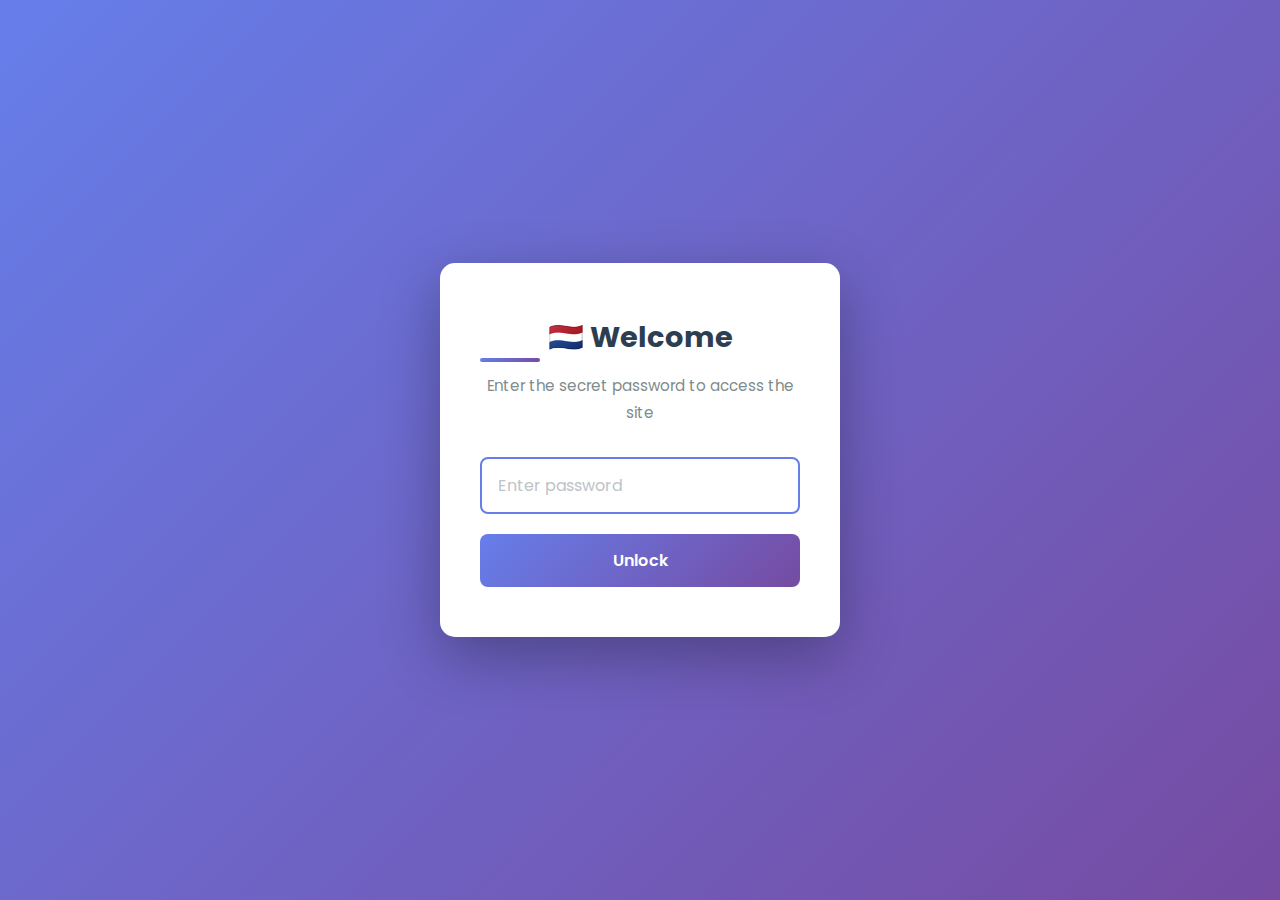
<file: index.html>
<!DOCTYPE html>
<html lang="en">
<head>
    <meta charset="UTF-8">
    <meta name="viewport" content="width=device-width, initial-scale=1.0">
    <title>Dutch Culture & History of the Netherlands</title>
    <style>
        @import url('https://fonts.googleapis.com/css2?family=Poppins:wght@300;400;600;700&display=swap');

        * {
            margin: 0;
            padding: 0;
            box-sizing: border-box;
        }

        body {
            font-family: 'Poppins', -apple-system, BlinkMacSystemFont, 'Segoe UI', sans-serif;
            line-height: 1.7;
            color: #2c3e50;
            background: #f8fafb;
        }

        header {
            background: linear-gradient(135deg, #667eea 0%, #764ba2 100%);
            color: white;
            padding: 80px 20px;
            text-align: center;
            position: relative;
            overflow: hidden;
        }

        header::before {
            content: '';
            position: absolute;
            top: -50%;
            right: -10%;
            width: 500px;
            height: 500px;
            background: rgba(255, 255, 255, 0.1);
            border-radius: 50%;
        }

        header::after {
            content: '';
            position: absolute;
            bottom: -30%;
            left: -5%;
            width: 300px;
            height: 300px;
            background: rgba(255, 255, 255, 0.08);
            border-radius: 50%;
        }

        header h1 {
            font-size: 3.5em;
            margin-bottom: 15px;
            font-weight: 700;
            position: relative;
            z-index: 1;
            letter-spacing: -0.5px;
        }

        header p {
            font-size: 1.2em;
            opacity: 0.95;
            position: relative;
            z-index: 1;
            font-weight: 300;
        }

        nav {
            background: white;
            padding: 0;
            position: sticky;
            top: 0;
            z-index: 100;
            box-shadow: 0 2px 10px rgba(0, 0, 0, 0.05);
        }

        nav ul {
            list-style: none;
            display: flex;
            justify-content: center;
            flex-wrap: wrap;
            max-width: 1200px;
            margin: 0 auto;
        }

        nav a {
            color: #2c3e50;
            text-decoration: none;
            padding: 18px 25px;
            display: block;
            transition: all 0.3s ease;
            font-weight: 500;
            font-size: 0.95em;
            position: relative;
        }

        nav a::after {
            content: '';
            position: absolute;
            bottom: 0;
            left: 0;
            width: 0;
            height: 3px;
            background: linear-gradient(135deg, #667eea 0%, #764ba2 100%);
            transition: width 0.3s ease;
        }

        nav a:hover {
            color: #667eea;
        }

        nav a:hover::after {
            width: 100%;
        }

        .container {
            max-width: 1100px;
            margin: 0 auto;
            padding: 60px 20px;
        }

        h2 {
            color: #2c3e50;
            font-size: 2.5em;
            margin: 50px 0 30px;
            font-weight: 700;
            position: relative;
            padding-bottom: 15px;
        }

        h2::after {
            content: '';
            position: absolute;
            bottom: 0;
            left: 0;
            width: 60px;
            height: 4px;
            background: linear-gradient(135deg, #667eea 0%, #764ba2 100%);
            border-radius: 2px;
        }

        h3 {
            color: #667eea;
            font-size: 1.4em;
            margin: 35px 0 18px;
            font-weight: 600;
        }

        .section {
            margin-bottom: 50px;
            background: white;
            padding: 45px;
            border-radius: 12px;
            box-shadow: 0 4px 15px rgba(0, 0, 0, 0.08);
            transition: transform 0.3s ease, box-shadow 0.3s ease;
        }

        .section:hover {
            transform: translateY(-3px);
            box-shadow: 0 8px 25px rgba(0, 0, 0, 0.12);
        }

        .highlight {
            background: linear-gradient(120deg, #667eea 0%, #764ba2 100%);
            color: white;
            padding: 3px 8px;
            border-radius: 4px;
            font-weight: 500;
        }

        ul, ol {
            margin: 25px 0 25px 30px;
        }

        li {
            margin: 12px 0;
            line-height: 1.8;
        }

        footer {
            background: linear-gradient(135deg, #2c3e50 0%, #34495e 100%);
            color: white;
            text-align: center;
            padding: 40px 20px;
            margin-top: 80px;
            font-weight: 300;
        }

        .flag {
            font-size: 2.5em;
            margin: 25px 0;
            animation: float 3s ease-in-out infinite;
        }

        @keyframes float {
            0%, 100% {
                transform: translateY(0px);
            }
            50% {
                transform: translateY(-10px);
            }
        }

        .password-overlay {
            position: fixed;
            top: 0;
            left: 0;
            right: 0;
            bottom: 0;
            background: linear-gradient(135deg, #667eea 0%, #764ba2 100%);
            display: flex;
            justify-content: center;
            align-items: center;
            z-index: 9999;
        }

        .password-modal {
            background: white;
            padding: 50px 40px;
            border-radius: 15px;
            box-shadow: 0 20px 60px rgba(0, 0, 0, 0.3);
            text-align: center;
            max-width: 400px;
            width: 90%;
        }

        .password-modal h2 {
            margin: 0 0 10px 0;
            color: #2c3e50;
            font-size: 1.8em;
            border: none;
            padding: 0;
        }

        .password-modal p {
            color: #7f8c8d;
            margin-bottom: 30px;
            font-size: 0.95em;
        }

        .password-input {
            width: 100%;
            padding: 14px 16px;
            border: 2px solid #e0e0e0;
            border-radius: 8px;
            font-size: 1em;
            margin-bottom: 20px;
            font-family: 'Poppins', -apple-system, BlinkMacSystemFont, 'Segoe UI', sans-serif;
            transition: border-color 0.3s;
            box-sizing: border-box;
        }

        .password-input:focus {
            outline: none;
            border-color: #667eea;
        }

        .password-input::placeholder {
            color: #bdc3c7;
        }

        .password-btn {
            width: 100%;
            padding: 14px;
            background: linear-gradient(135deg, #667eea 0%, #764ba2 100%);
            color: white;
            border: none;
            border-radius: 8px;
            font-size: 1em;
            font-weight: 600;
            cursor: pointer;
            transition: transform 0.2s, box-shadow 0.2s;
            font-family: 'Poppins', -apple-system, BlinkMacSystemFont, 'Segoe UI', sans-serif;
        }

        .password-btn:hover {
            transform: translateY(-2px);
            box-shadow: 0 10px 20px rgba(102, 126, 234, 0.3);
        }

        .password-btn:active {
            transform: translateY(0);
        }

        .password-error {
            color: #e74c3c;
            font-size: 0.9em;
            margin-top: 15px;
            display: none;
        }

        .password-error.show {
            display: block;
            animation: shake 0.3s;
        }

        @keyframes shake {
            0%, 100% {
                transform: translateX(0);
            }
            25% {
                transform: translateX(-10px);
            }
            75% {
                transform: translateX(10px);
            }
        }

        body.password-protected > *:not(.password-overlay) {
            display: none;
        }

        p {
            margin-bottom: 20px;
            line-height: 1.8;
            font-weight: 400;
        }

        strong {
            font-weight: 600;
            color: #2c3e50;
        }

        .hamburger {
            display: none;
            flex-direction: column;
            cursor: pointer;
            padding: 15px;
            background: none;
            border: none;
            z-index: 101;
        }

        .hamburger span {
            width: 25px;
            height: 3px;
            background: #667eea;
            margin: 5px 0;
            transition: 0.3s;
            border-radius: 2px;
        }

        .hamburger.active span:nth-child(1) {
            transform: rotate(-45deg) translate(-8px, 8px);
        }

        .hamburger.active span:nth-child(2) {
            opacity: 0;
        }

        .hamburger.active span:nth-child(3) {
            transform: rotate(45deg) translate(-7px, -7px);
        }

        nav.mobile-open {
            display: block !important;
        }

        @media (max-width: 1024px) {
            header h1 {
                font-size: 3em;
            }

            h2 {
                font-size: 2.2em;
            }

            .container {
                max-width: 90%;
            }
        }

        @media (max-width: 768px) {
            header {
                padding: 60px 20px;
            }

            header h1 {
                font-size: 2.3em;
                margin-bottom: 10px;
            }

            header p {
                font-size: 1.05em;
            }

            .flag {
                font-size: 2em;
                margin: 15px 0;
            }

            h2 {
                font-size: 1.8em;
                margin: 40px 0 25px;
            }

            h3 {
                font-size: 1.2em;
                margin: 25px 0 15px;
            }

            .container {
                padding: 40px 15px;
                max-width: 100%;
            }

            .section {
                padding: 25px 20px;
                margin-bottom: 40px;
            }

            .hamburger {
                display: flex;
            }

            nav {
                position: fixed;
                top: 0;
                left: 0;
                right: 0;
                background: white;
                flex-direction: column;
                display: none;
                box-shadow: 0 4px 10px rgba(0, 0, 0, 0.1);
                z-index: 100;
                padding-top: 80px;
                max-height: calc(100vh - 80px);
                overflow-y: auto;
            }

            nav ul {
                flex-direction: column;
                padding: 0;
                margin: 0;
            }

            nav li {
                border-bottom: 1px solid #f0f0f0;
            }

            nav li:last-child {
                border-bottom: none;
            }

            nav a {
                padding: 16px 20px;
                font-size: 0.95em;
            }

            nav a::after {
                display: none;
            }

            ul, ol {
                margin: 20px 0 20px 25px;
            }

            li {
                margin: 10px 0;
                font-size: 0.95em;
            }

            p {
                font-size: 0.95em;
            }

            footer {
                padding: 30px 15px;
                margin-top: 60px;
                font-size: 0.9em;
            }
        }

        @media (max-width: 480px) {
            header {
                padding: 50px 15px;
            }

            header h1 {
                font-size: 1.8em;
                margin-bottom: 8px;
            }

            header p {
                font-size: 0.95em;
            }

            .flag {
                font-size: 1.5em;
                margin: 12px 0;
            }

            h2 {
                font-size: 1.5em;
                margin: 30px 0 20px;
            }

            h3 {
                font-size: 1.1em;
            }

            .container {
                padding: 30px 12px;
            }

            .section {
                padding: 20px 15px;
                border-radius: 8px;
            }

            nav a {
                padding: 12px 10px;
                font-size: 0.8em;
            }

            nav a::after {
                height: 2px;
            }

            ul, ol {
                margin: 15px 0 15px 20px;
            }

            li {
                margin: 8px 0;
                font-size: 0.9em;
            }

            p {
                font-size: 0.9em;
                line-height: 1.6;
            }

            .highlight {
                padding: 2px 6px;
                font-size: 0.95em;
            }

            footer {
                padding: 25px 12px;
                font-size: 0.85em;
            }
        }
    </style>
</head>
<body class="password-protected">
    <div class="password-overlay" id="passwordOverlay">
        <div class="password-modal">
            <h2>🇳🇱 Welcome</h2>
            <p>Enter the secret password to access the site</p>
            <input 
                type="password" 
                id="passwordInput" 
                class="password-input" 
                placeholder="Enter password"
                autocomplete="off"
            >
            <button class="password-btn" id="passwordBtn">Unlock</button>
            <div class="password-error" id="passwordError">Incorrect password. Try again.</div>
        </div>
    </div>

    <header>
        <h1>🇳🇱 The Netherlands</h1>
        <p>Dutch Culture & History</p>
        <div class="flag">🧡💙🧡</div>
    </header>

    <nav>
        <ul>
            <li><a href="#history">History</a></li>
            <li><a href="#culture">Culture</a></li>
            <li><a href="#traditions">Traditions</a></li>
            <li><a href="#architecture">Architecture</a></li>
            <li><a href="#food">Food</a></li>
        </ul>
    </nav>

    <button class="hamburger" id="hamburger">
        <span></span>
        <span></span>
        <span></span>
    </button>

    <div class="container">
        <section id="history" class="section">
            <h2>A Brief History</h2>
            <p>The Netherlands has a rich and complex history spanning thousands of years. From its medieval origins to becoming a global superpower during the Dutch Golden Age, the Dutch people have left an indelible mark on world history.</p>
            
            <h3>Medieval Period & Rise to Power</h3>
            <p>In the 16th century, the Spanish ruled the Low Countries, but by the late 1500s, <span class="highlight">the Dutch began their revolt for independence</span>. The 80 Years' War (1568-1648) resulted in the creation of the Dutch Republic, one of the first democracies in Europe.</p>

            <h3>The Dutch Golden Age (1588-1672)</h3>
            <p>During the 17th century, the Netherlands experienced unprecedented prosperity. This era saw:</p>
            <ul>
                <li>The establishment of the Dutch East India Company (VOC)</li>
                <li>Flourishing arts, literature, and science</li>
                <li>Amsterdam becoming the world's most important port</li>
                <li>The creation of stunning masterpieces by artists like Rembrandt and Vermeer</li>
            </ul>

            <h3>Modern Era</h3>
            <p>After the Napoleonic Wars and a period of union with Belgium, the Netherlands gained full independence in 1839. Today, it is a constitutional monarchy and a founding member of the European Union, known for its progressive policies and high quality of life.</p>
        </section>

        <section id="culture" class="section">
            <h2>Dutch Culture</h2>
            <p>Dutch culture is characterized by values of <span class="highlight">directness, egalitarianism, and pragmatism</span>. The Dutch are known for their straightforward communication style and emphasis on equality among all people.</p>

            <h3>Language & Communication</h3>
            <p>Dutch is spoken by over 23 million people, primarily in the Netherlands and Belgium. The Dutch are known for their language skills—many speak English, German, and French in addition to Dutch. Their communication style is characteristically direct and honest.</p>

            <h3>Values & Lifestyle</h3>
            <ul>
                <li><strong>Gezelligheid:</strong> A uniquely Dutch concept meaning cozy conviviality and enjoying good company</li>
                <li><strong>Cycling Culture:</strong> The Dutch ride bikes for everyday transportation, not just recreation</li>
                <li><strong>Work-Life Balance:</strong> Despite being highly productive, the Dutch value leisure time and family</li>
                <li><strong>Tolerance:</strong> The Netherlands is known for its progressive and tolerant attitudes</li>
            </ul>

            <h3>Arts & Literature</h3>
            <p>The Dutch have made enormous contributions to world art and literature. From the Renaissance painters to modern directors and authors, Dutch creativity continues to flourish.</p>
        </section>

        <section id="traditions" class="section">
            <h2>Traditions & Celebrations</h2>

            <h3>King's Day (Koningsdag)</h3>
            <p>Celebrated on April 27th, this is the national holiday honoring the Dutch monarchy. The entire country celebrates with street parties, concerts, and traditional Dutch pancakes. Amsterdam hosts one of the largest celebrations with an estimated 1 million visitors.</p>

            <h3>Sinterklaas</h3>
            <p>This December tradition predates Christmas in the Netherlands. Sinterklaas (the inspiration for Santa Claus) arrives by boat from Spain and delivers gifts to children throughout the month. The holiday combines gift-giving with humor and tradition.</p>

            <h3>Tulip Season</h3>
            <p>Every spring, millions of tulips bloom across the Netherlands. The <span class="highlight">Tulip Mania of the 1630s</span> was one of history's first speculative bubbles, showing how beloved these flowers are to Dutch culture.</p>

            <h3>Dutch Wedding Customs</h3>
            <p>Dutch weddings are known for their informal and personal touches. Couples often write their own vows, and many weddings include games and pranks. The tradition of the "bride's challenge" still exists in some regions.</p>
        </section>

        <section id="architecture" class="section">
            <h2>Architecture & Design</h2>
            <p>Dutch architecture is renowned worldwide for its innovation and beauty. From historic canal houses to modern design, the Netherlands has made significant contributions to architectural history.</p>

            <h3>Canal Houses of Amsterdam</h3>
            <p>Amsterdam's iconic gabled houses were built along canals during the Golden Age. These narrow, tall buildings feature distinctive architectural styles including Renaissance, Baroque, and Neoclassical elements. The system of canals itself is a UNESCO World Heritage site.</p>

            <h3>Modern Design</h3>
            <p>The Dutch are leaders in contemporary design and architecture. Notable contributions include:</p>
            <ul>
                <li>The design movement "De Stijl" by Piet Mondrian</li>
                <li>Modern furniture designers like Arne Jacobsen (Danish-influenced)</li>
                <li>Innovative urban planning and sustainable architecture</li>
            </ul>

            <h3>Windmills</h3>
            <p>Windmills are iconic symbols of the Netherlands, used historically to manage water and grind grain. The Kinderdijk windmill network, with 19 windmills, is a UNESCO World Heritage site and a testament to Dutch engineering.</p>
        </section>

        <section id="food" class="section">
            <h2>Dutch Cuisine & Food Culture</h2>
            <p>While Dutch cuisine is often considered simple and straightforward, it reflects the country's history, geography, and cultural values.</p>

            <h3>Traditional Dutch Dishes</h3>
            <ul>
                <li><strong>Stroopwafels:</strong> Crispy waffle cookies with caramel syrup filling</li>
                <li><strong>Bitterballen:</strong> Fried beef ragout balls served with mustard</li>
                <li><strong>Poffertjes:</strong> Tiny fluffy pancakes dusted with powdered sugar</li>
                <li><strong>Cheese:</strong> Gouda and Edam are world-famous Dutch cheeses</li>
                <li><strong>Stamppot:</strong> A hearty dish of mashed potatoes with vegetables</li>
            </ul>

            <h3>Dutch Breakfast & Snacks</h3>
            <p>The Dutch enjoy a hearty breakfast with bread, cheese, ham, and various spreads. Street food is popular, including <span class="highlight">poffertjes, waffles, and fish</span>. Herring is a traditional delicacy eaten raw with onions.</p>

            <h3>Café Culture</h3>
            <p>Dutch gezelligheid is best experienced in a traditional brown café (bruine kroeg). These cozy establishments serve beer, coffee, and food, and are the heart of social life in Dutch communities.</p>
        </section>

        <section class="section">
            <h2>Interesting Facts</h2>
            <ul>
                <li>The Netherlands is one of the most densely populated countries in Europe, yet has managed to preserve natural beauty</li>
                <li>Dutch is the most widely spoken language besides English as a second language in Scandinavian countries</li>
                <li>The Dutch have the highest life expectancy and happiness indices in the world</li>
                <li>Over 25% of the country is below sea level—the Dutch are masters of water management</li>
                <li>The Netherlands has more bicycles than people (around 23 million bikes for 17 million people)</li>
                <li>Dutch contributions to science include the invention of the microscope and telescope</li>
            </ul>
        </section>
    </div>

    <footer>
        <p>&copy; 2024 Learn About Dutch Culture. Celebrating the rich heritage of the Netherlands.</p>
    </footer>

    <script>
        const CORRECT_PASSWORD = 'willemoranje';
        const passwordInput = document.getElementById('passwordInput');
        const passwordBtn = document.getElementById('passwordBtn');
        const passwordError = document.getElementById('passwordError');
        const passwordOverlay = document.getElementById('passwordOverlay');
        const body = document.body;

        function unlockSite() {
            const enteredPassword = passwordInput.value;
            
            if (enteredPassword === CORRECT_PASSWORD) {
                passwordError.classList.remove('show');
                passwordOverlay.style.display = 'none';
                body.classList.remove('password-protected');
            } else {
                passwordError.classList.add('show');
                passwordInput.value = '';
                passwordInput.focus();
            }
        }

        passwordBtn.addEventListener('click', unlockSite);

        passwordInput.addEventListener('keypress', (e) => {
            if (e.key === 'Enter') {
                unlockSite();
            }
        });

        // Focus on password input on page load
        window.addEventListener('load', () => {
            passwordInput.focus();
        });

        const hamburger = document.getElementById('hamburger');
        const nav = document.querySelector('nav');

        hamburger.addEventListener('click', () => {
            hamburger.classList.toggle('active');
            nav.classList.toggle('mobile-open');
        });

        // Close menu when a nav link is clicked
        document.querySelectorAll('nav a').forEach(link => {
            link.addEventListener('click', () => {
                hamburger.classList.remove('active');
                nav.classList.remove('mobile-open');
            });
        });

        // Close menu when clicking outside
        document.addEventListener('click', (event) => {
            if (!nav.contains(event.target) && !hamburger.contains(event.target)) {
                hamburger.classList.remove('active');
                nav.classList.remove('mobile-open');
            }
        });
    </script>
</body>
</html>
</file>
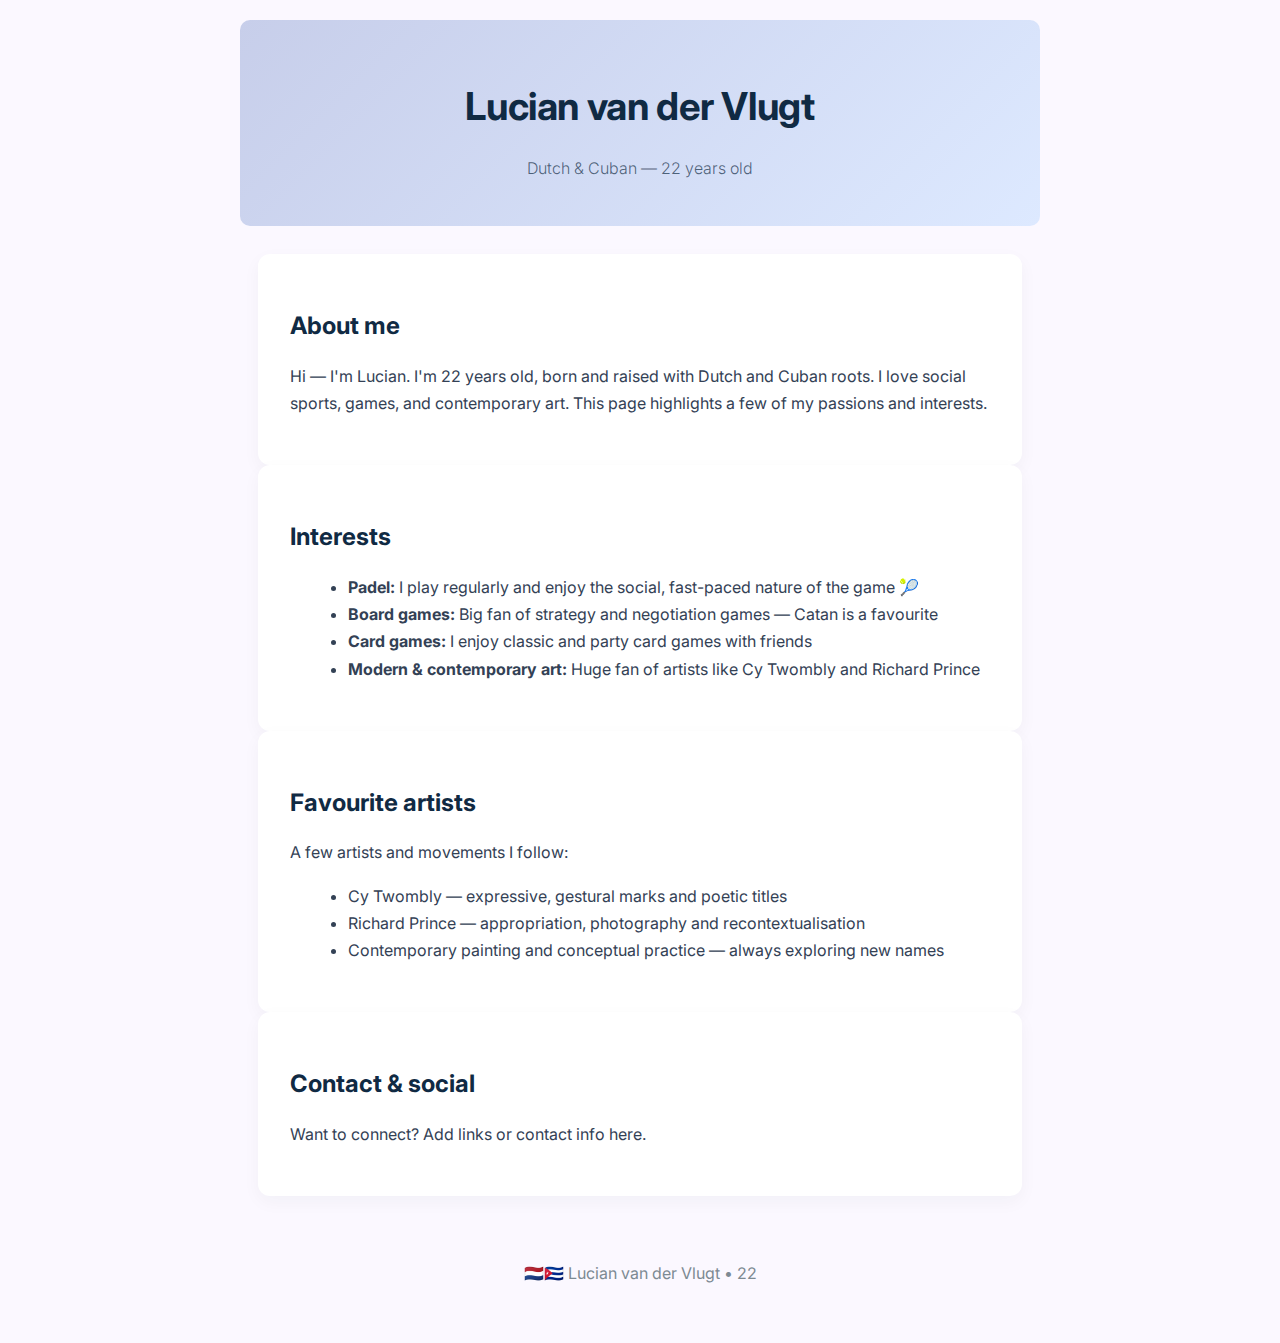
<file: about-me.html>
<!DOCTYPE html>
<html lang="en">
<head>
	<meta charset="utf-8">
	<meta name="viewport" content="width=device-width, initial-scale=1">
	<title>About — Lucian van der Vlugt</title>
	<link rel="stylesheet" href="css/styles.css">
	<link rel="stylesheet" href="css/about-me.css">
</head>
<body class="demo">
	<header>
		<h1>Lucian van der Vlugt</h1>
		<p class="muted">Dutch & Cuban — 22 years old</p>
	</header>

	<main class="container">
		<section class="section">
			<h2>About me</h2>
			<p>Hi — I'm Lucian. I'm 22 years old, born and raised with Dutch and Cuban roots. I love social sports, games, and contemporary art. This page highlights a few of my passions and interests.</p>
		</section>

		<section class="section">
			<h2>Interests</h2>
			<ul>
				<li><strong>Padel:</strong> I play regularly and enjoy the social, fast-paced nature of the game 🎾</li>
				<li><strong>Board games:</strong> Big fan of strategy and negotiation games — Catan is a favourite</li>
				<li><strong>Card games:</strong> I enjoy classic and party card games with friends</li>
				<li><strong>Modern & contemporary art:</strong> Huge fan of artists like Cy Twombly and Richard Prince</li>
			</ul>
		</section>

		<section class="section">
			<h2>Favourite artists</h2>
			<p class="muted">A few artists and movements I follow:</p>
			<ul>
				<li>Cy Twombly — expressive, gestural marks and poetic titles</li>
				<li>Richard Prince — appropriation, photography and recontextualisation</li>
				<li>Contemporary painting and conceptual practice — always exploring new names</li>
			</ul>
		</section>

		<section class="section">
			<h2>Contact & social</h2>
			<p class="muted">Want to connect? Add links or contact info here.</p>
		</section>
	</main>

	<footer class="demo">
		<p class="muted">🇳🇱🇨🇺 Lucian van der Vlugt • 22</p>
	</footer>
</body>
</html>
</file>
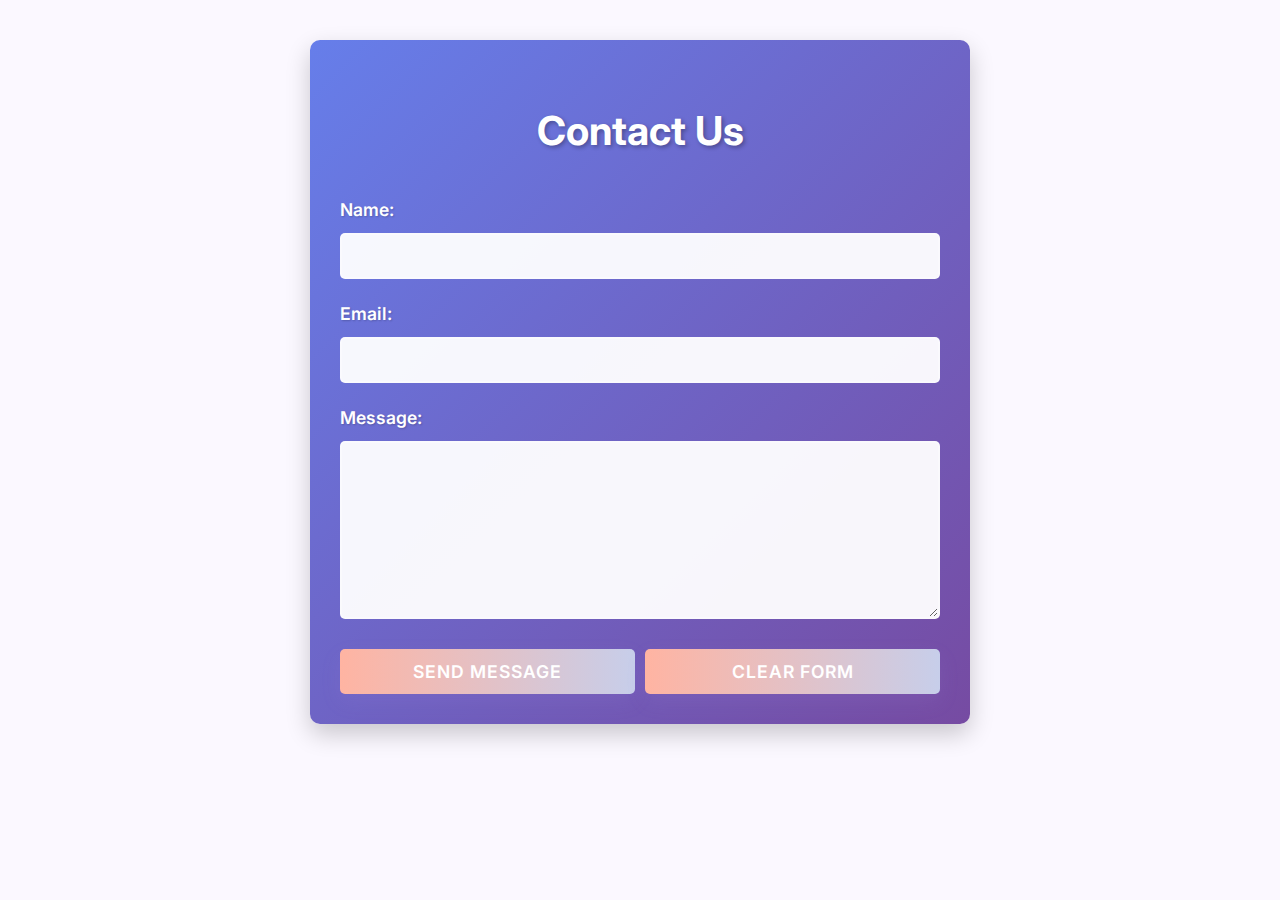
<file: contact.html>
<!DOCTYPE html>
<html lang="en">
<head>
    <meta charset="UTF-8">
    <meta name="viewport" content="width=device-width, initial-scale=1.0">
    <title>Contact</title>
    <link rel="stylesheet" href="css/styles.css">
    <style>
        .contact-container {
            max-width: 600px;
            margin: 40px auto;
            padding: 30px;
            background: linear-gradient(135deg, #667eea 0%, #764ba2 100%);
            border-radius: 10px;
            box-shadow: 0 10px 25px rgba(0, 0, 0, 0.2);
        }

        .contact-container h1 {
            text-align: center;
            color: white;
            margin-bottom: 30px;
            font-size: 2.5em;
            text-shadow: 2px 2px 4px rgba(0, 0, 0, 0.3);
        }

        form {
            display: flex;
            flex-direction: column;
            gap: 20px;
        }

        .form-group {
            display: flex;
            flex-direction: column;
        }

        label {
            color: white;
            font-weight: 600;
            margin-bottom: 8px;
            font-size: 1.1em;
            text-shadow: 1px 1px 2px rgba(0, 0, 0, 0.2);
        }

        input[type="text"],
        input[type="email"],
        textarea {
            padding: 12px;
            border: 2px solid rgba(255, 255, 255, 0.3);
            border-radius: 5px;
            font-size: 1em;
            font-family: Arial, sans-serif;
            background-color: rgba(255, 255, 255, 0.95);
            transition: all 0.3s ease;
        }

        input[type="text"]:focus,
        input[type="email"]:focus,
        textarea:focus {
            outline: none;
            background-color: white;
            border-color: rgba(255, 255, 255, 0.8);
            box-shadow: 0 0 10px rgba(255, 255, 255, 0.5);
        }

        textarea {
            resize: vertical;
            min-height: 150px;
        }

        .button-group {
            display: flex;
            gap: 10px;
            justify-content: center;
            margin-top: 10px;
        }

        button {
            padding: 12px 30px;
            font-size: 1.1em;
            font-weight: 600;
            border: none;
            border-radius: 5px;
            cursor: pointer;
            transition: all 0.3s ease;
            text-transform: uppercase;
            letter-spacing: 1px;
        }

        button[type="submit"] {
            background-color: #4CAF50;
            color: white;
            flex: 1;
        }

        button[type="submit"]:hover {
            background-color: #45a049;
            transform: translateY(-2px);
            box-shadow: 0 5px 15px rgba(0, 0, 0, 0.2);
        }

        button[type="reset"] {
            background-color: #f44336;
            color: white;
            flex: 1;
        }

        button[type="reset"]:hover {
            background-color: #da190b;
            transform: translateY(-2px);
            box-shadow: 0 5px 15px rgba(0, 0, 0, 0.2);
        }

        @media (max-width: 768px) {
            .contact-container {
                margin: 20px;
                padding: 20px;
            }

            .contact-container h1 {
                font-size: 2em;
            }

            .button-group {
                flex-direction: column;
            }

            button {
                width: 100%;
            }
        }
    </style>
</head>
<body>
    <div class="contact-container">
        <h1>Contact Us</h1>
        <form action="mailto:lvandervlugt1@babson.edu" method="post" enctype="text/plain">
            <div class="form-group">
                <label for="name">Name:</label>
                <input type="text" id="name" name="name" required>
            </div>

            <div class="form-group">
                <label for="email">Email:</label>
                <input type="email" id="email" name="email" required>
            </div>

            <div class="form-group">
                <label for="message">Message:</label>
                <textarea id="message" name="message" required></textarea>
            </div>

            <div class="button-group">
                <button type="submit">Send Message</button>
                <button type="reset">Clear Form</button>
            </div>
        </form>
    </div>
</body>
</html>
</file>
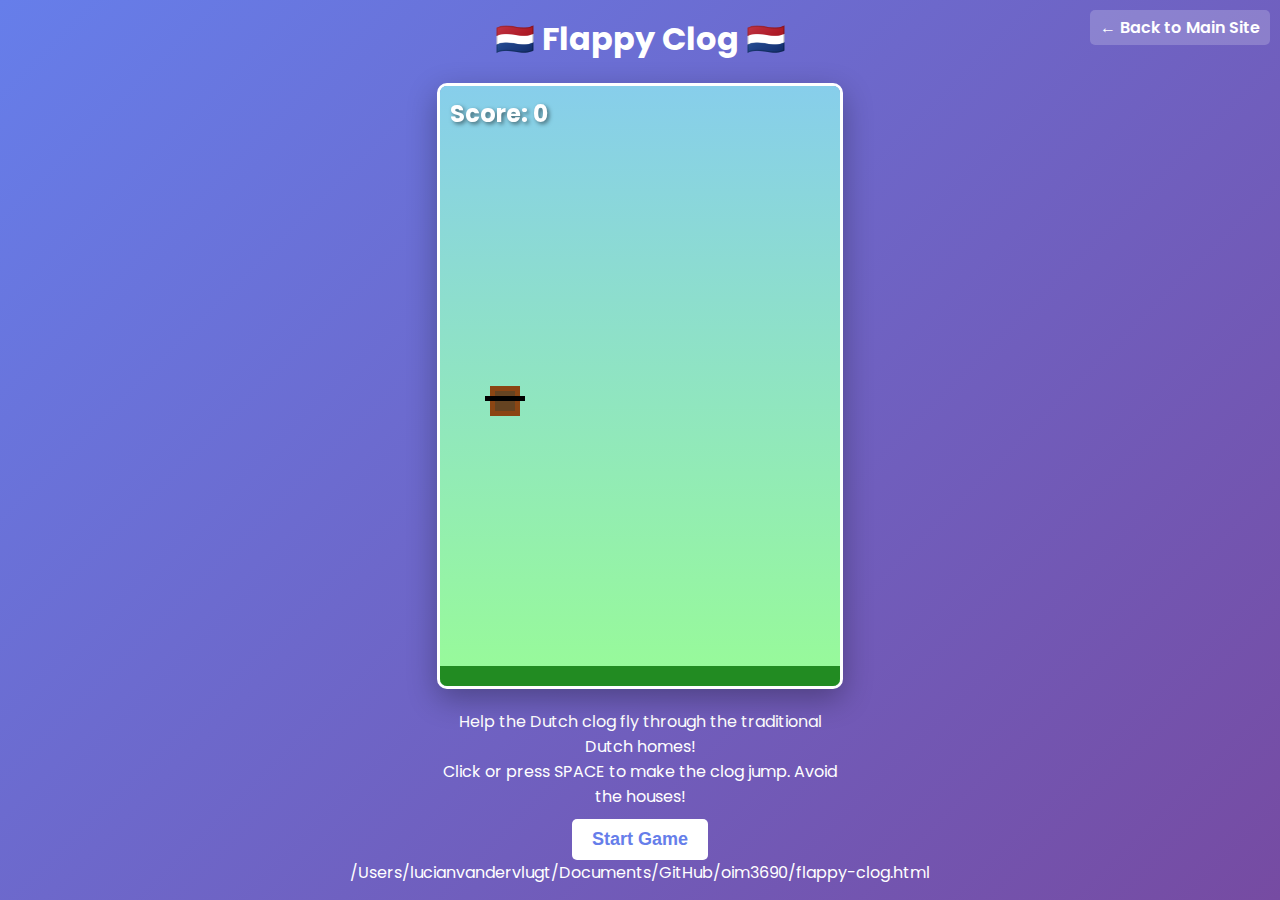
<file: flappy-clog.html>
<!DOCTYPE html>
<html lang="en">
<head>
    <meta charset="UTF-8">
    <meta name="viewport" content="width=device-width, initial-scale=1.0">
    <title>Flappy Clog - Dutch Game</title>
    <style>
        @import url('https://fonts.googleapis.com/css2?family=Poppins:wght@300;400;600;700&display=swap');

        * {
            margin: 0;
            padding: 0;
            box-sizing: border-box;
        }

        body {
            font-family: 'Poppins', -apple-system, BlinkMacSystemFont, 'Segoe UI', sans-serif;
            background: linear-gradient(135deg, #667eea 0%, #764ba2 100%);
            color: white;
            min-height: 100vh;
            display: flex;
            flex-direction: column;
            align-items: center;
            justify-content: center;
        }

        h1 {
            margin-bottom: 20px;
            text-align: center;
        }

        #gameContainer {
            position: relative;
            border: 3px solid white;
            border-radius: 10px;
            overflow: hidden;
            box-shadow: 0 10px 30px rgba(0, 0, 0, 0.3);
        }

        #gameCanvas {
            display: block;
            background: linear-gradient(to bottom, #87CEEB 0%, #98FB98 100%);
        }

        #score {
            position: absolute;
            top: 10px;
            left: 10px;
            font-size: 24px;
            font-weight: bold;
            color: white;
            text-shadow: 2px 2px 4px rgba(0, 0, 0, 0.5);
        }

        #instructions {
            margin-top: 20px;
            text-align: center;
            max-width: 400px;
        }

        #startButton {
            padding: 10px 20px;
            font-size: 18px;
            background: white;
            color: #667eea;
            border: none;
            border-radius: 5px;
            cursor: pointer;
            margin-top: 10px;
            font-weight: 600;
            transition: transform 0.2s;
        }

        #startButton:hover {
            transform: scale(1.05);
        }

        #gameOver {
            display: none;
            position: absolute;
            top: 50%;
            left: 50%;
            transform: translate(-50%, -50%);
            text-align: center;
            background: rgba(255, 255, 255, 0.9);
            padding: 20px;
            border-radius: 10px;
            color: #2c3e50;
        }

        #finalScore {
            font-size: 48px;
            font-weight: bold;
            margin-bottom: 10px;
        }

        #restartButton {
            padding: 10px 20px;
            font-size: 18px;
            background: #667eea;
            color: white;
            border: none;
            border-radius: 5px;
            cursor: pointer;
            font-weight: 600;
            transition: transform 0.2s;
        }

        #restartButton:hover {
            transform: scale(1.05);
        }

        .back-link {
            position: absolute;
            top: 10px;
            right: 10px;
            color: white;
            text-decoration: none;
            font-weight: 600;
            padding: 5px 10px;
            border-radius: 5px;
            background: rgba(255, 255, 255, 0.2);
            transition: background 0.3s;
        }

        .back-link:hover {
            background: rgba(255, 255, 255, 0.3);
        }
    </style>
</head>
<body>
    <a href="index.html" class="back-link">← Back to Main Site</a>
    <h1>🇳🇱 Flappy Clog 🇳🇱</h1>
    <div id="gameContainer">
        <div id="score">Score: 0</div>
        <canvas id="gameCanvas" width="400" height="600"></canvas>
        <div id="gameOver">
            <div id="finalScore">0</div>
            <p>Game Over!</p>
            <button id="restartButton">Play Again</button>
        </div>
    </div>
    <div id="instructions">
        <p>Help the Dutch clog fly through the traditional Dutch homes!</p>
        <p>Click or press SPACE to make the clog jump. Avoid the houses!</p>
        <button id="startButton">Start Game</button>
    </div>

    <script>
        const canvas = document.getElementById('gameCanvas');
        const ctx = canvas.getContext('2d');
        const scoreElement = document.getElementById('score');
        const gameOverElement = document.getElementById('gameOver');
        const finalScoreElement = document.getElementById('finalScore');
        const startButton = document.getElementById('startButton');
        const restartButton = document.getElementById('restartButton');
        const instructions = document.getElementById('instructions');

        // Game variables
        let gameRunning = false;
        let gameOver = false;
        let score = 0;
        let gravity = 0.6;
        let jumpStrength = -12;
        let pipeSpeed = 3;
        let pipeGap = 150;
        let pipeWidth = 80;

        // Clog (player)
        let clog = {
            x: 50,
            y: canvas.height / 2,
            width: 30,
            height: 30,
            velocity: 0
        };

        // Pipes (Dutch homes)
        let pipes = [];

        function drawClog() {
            ctx.fillStyle = '#8B4513'; // Brown for wooden clog
            ctx.fillRect(clog.x, clog.y, clog.width, clog.height);

            // Add some detail to make it look like a clog
            ctx.fillStyle = '#654321';
            ctx.fillRect(clog.x + 5, clog.y + 5, clog.width - 10, clog.height - 10);

            // Add strap
            ctx.fillStyle = '#000';
            ctx.fillRect(clog.x - 5, clog.y + 10, 40, 5);
        }

        function drawPipe(pipe) {
            // Draw Dutch house (simplified)
            ctx.fillStyle = '#D2691E'; // Saddle brown for house body

            // House body
            ctx.fillRect(pipe.x, 0, pipeWidth, pipe.topHeight);
            ctx.fillRect(pipe.x, canvas.height - pipe.bottomHeight, pipeWidth, pipe.bottomHeight);

            // Roof
            ctx.fillStyle = '#8B0000'; // Dark red roof
            ctx.beginPath();
            ctx.moveTo(pipe.x, pipe.topHeight);
            ctx.lineTo(pipe.x + pipeWidth/2, pipe.topHeight - 20);
            ctx.lineTo(pipe.x + pipeWidth, pipe.topHeight);
            ctx.closePath();
            ctx.fill();

            ctx.beginPath();
            ctx.moveTo(pipe.x, canvas.height - pipe.bottomHeight);
            ctx.lineTo(pipe.x + pipeWidth/2, canvas.height - pipe.bottomHeight + 20);
            ctx.lineTo(pipe.x + pipeWidth, canvas.height - pipe.bottomHeight);
            ctx.closePath();
            ctx.fill();

            // Windows
            ctx.fillStyle = '#87CEEB'; // Light blue windows
            // Top house windows
            ctx.fillRect(pipe.x + 10, pipe.topHeight - 40, 15, 15);
            ctx.fillRect(pipe.x + pipeWidth - 25, pipe.topHeight - 40, 15, 15);
            // Bottom house windows
            ctx.fillRect(pipe.x + 10, canvas.height - pipe.bottomHeight + 10, 15, 15);
            ctx.fillRect(pipe.x + pipeWidth - 25, canvas.height - pipe.bottomHeight + 10, 15, 15);

            // Door
            ctx.fillStyle = '#654321'; // Brown door
            ctx.fillRect(pipe.x + pipeWidth/2 - 8, canvas.height - pipe.bottomHeight + 30, 16, 25);
        }

        function createPipe() {
            const topHeight = Math.random() * (canvas.height - pipeGap - 100) + 50;
            const bottomHeight = canvas.height - topHeight - pipeGap;

            pipes.push({
                x: canvas.width,
                topHeight: topHeight,
                bottomHeight: bottomHeight,
                passed: false
            });
        }

        function update() {
            if (!gameRunning || gameOver) return;

            // Update clog
            clog.velocity += gravity;
            clog.y += clog.velocity;

            // Check ground and ceiling collision
            if (clog.y + clog.height >= canvas.height || clog.y <= 0) {
                endGame();
                return;
            }

            // Update pipes
            for (let i = pipes.length - 1; i >= 0; i--) {
                const pipe = pipes[i];
                pipe.x -= pipeSpeed;

                // Check collision with pipes
                if (clog.x < pipe.x + pipeWidth &&
                    clog.x + clog.width > pipe.x &&
                    (clog.y < pipe.topHeight || clog.y + clog.height > canvas.height - pipe.bottomHeight)) {
                    endGame();
                    return;
                }

                // Check if pipe passed
                if (!pipe.passed && pipe.x + pipeWidth < clog.x) {
                    pipe.passed = true;
                    score++;
                    scoreElement.textContent = `Score: ${score}`;
                }

                // Remove off-screen pipes
                if (pipe.x + pipeWidth < 0) {
                    pipes.splice(i, 1);
                }
            }

            // Add new pipes
            if (pipes.length === 0 || pipes[pipes.length - 1].x < canvas.width - 200) {
                createPipe();
            }
        }

        function draw() {
            // Clear canvas
            ctx.clearRect(0, 0, canvas.width, canvas.height);

            // Draw background
            const gradient = ctx.createLinearGradient(0, 0, 0, canvas.height);
            gradient.addColorStop(0, '#87CEEB'); // Sky blue
            gradient.addColorStop(1, '#98FB98'); // Pale green
            ctx.fillStyle = gradient;
            ctx.fillRect(0, 0, canvas.width, canvas.height);

            // Draw ground
            ctx.fillStyle = '#228B22'; // Forest green ground
            ctx.fillRect(0, canvas.height - 20, canvas.width, 20);

            // Draw pipes (houses)
            pipes.forEach(drawPipe);

            // Draw clog
            drawClog();
        }

        function gameLoop() {
            update();
            draw();
            requestAnimationFrame(gameLoop);
        }

        function jump() {
            if (!gameRunning) return;
            clog.velocity = jumpStrength;
        }

        function startGame() {
            gameRunning = true;
            gameOver = false;
            score = 0;
            scoreElement.textContent = 'Score: 0';
            clog.y = canvas.height / 2;
            clog.velocity = 0;
            pipes = [];
            gameOverElement.style.display = 'none';
            instructions.style.display = 'none';
            createPipe();
        }

        function endGame() {
            gameRunning = false;
            gameOver = true;
            finalScoreElement.textContent = score;
            gameOverElement.style.display = 'block';
            instructions.style.display = 'block';
        }

        function restartGame() {
            startGame();
        }

        // Event listeners
        startButton.addEventListener('click', startGame);
        restartButton.addEventListener('click', restartGame);

        document.addEventListener('keydown', (e) => {
            if (e.code === 'Space') {
                e.preventDefault();
                if (!gameRunning && !gameOver) {
                    startGame();
                } else if (gameRunning) {
                    jump();
                }
            }
        });

        canvas.addEventListener('click', () => {
            if (!gameRunning && !gameOver) {
                startGame();
            } else if (gameRunning) {
                jump();
            }
        });

        // Start the game loop
        gameLoop();
    </script>
</body>
</html></content>
<parameter name="filePath">/Users/lucianvandervlugt/Documents/GitHub/oim3690/flappy-clog.html
</file>
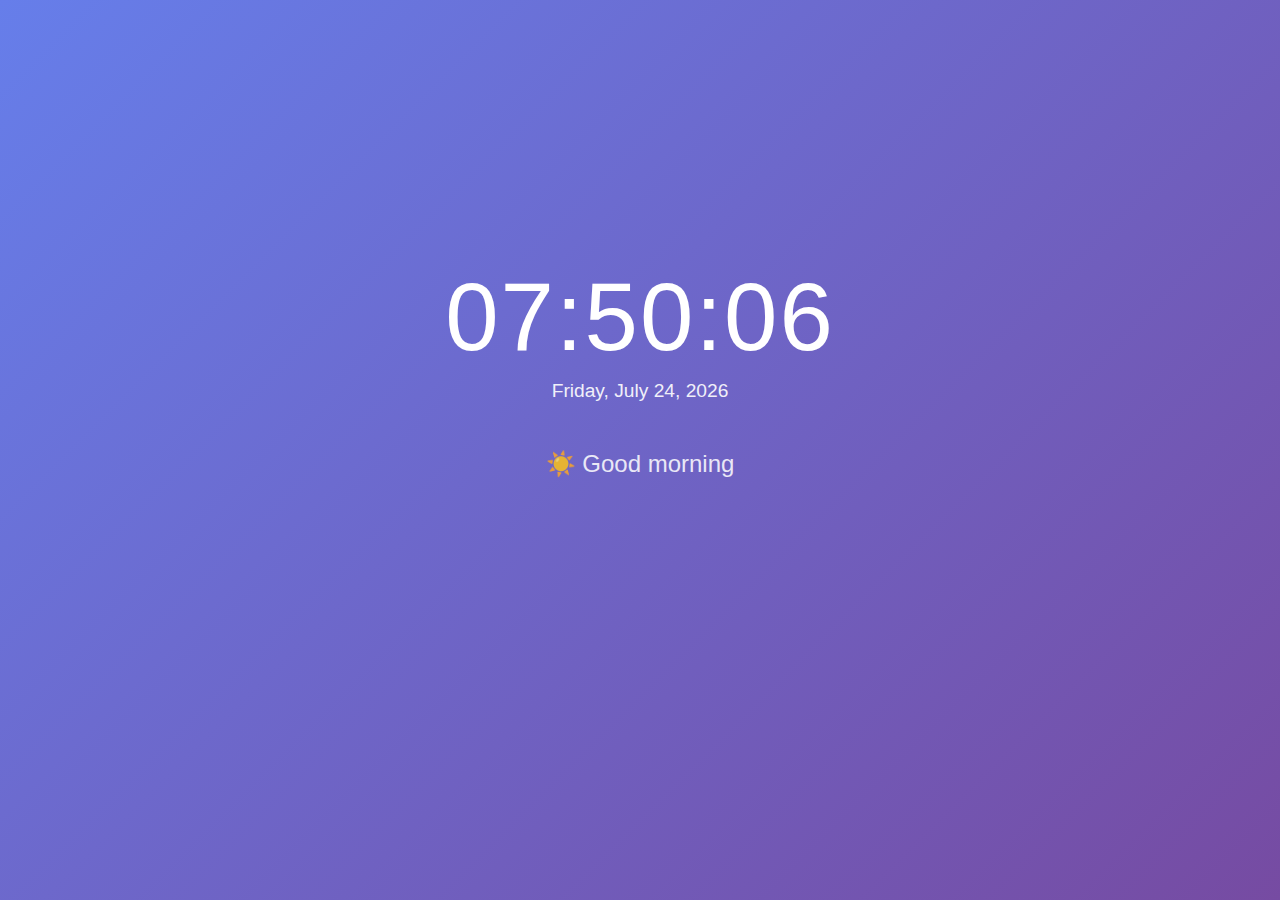
<file: tabliss.html>
<!DOCTYPE html>
<html lang="en">
<head>
    <meta charset="utf-8">
    <meta name="viewport" content="width=device-width,initial-scale=1">
    <title>Tabliss — New Tab</title>
    <style>
        * {
            margin: 0;
            padding: 0;
            box-sizing: border-box;
        }

        html {
            scroll-behavior: smooth;
        }

        body {
            font-family: 'Inter', -apple-system, BlinkMacSystemFont, 'Segoe UI', sans-serif;
            background: linear-gradient(135deg, #667eea 0%, #764ba2 100%);
            min-height: 100vh;
            display: flex;
            align-items: center;
            justify-content: center;
            color: #fff;
        }

        .container {
            text-align: center;
            animation: fadeIn 1s ease-in;
        }

        @keyframes fadeIn {
            from {
                opacity: 0;
                transform: translateY(20px);
            }
            to {
                opacity: 1;
                transform: translateY(0);
            }
        }

        .time-display {
            font-size: 6rem;
            font-weight: 300;
            letter-spacing: 2px;
            margin-bottom: 0.5rem;
            animation: slideDown 0.8s ease;
        }

        @keyframes slideDown {
            from {
                opacity: 0;
                transform: translateY(-30px);
            }
            to {
                opacity: 1;
                transform: translateY(0);
            }
        }

        .time-display:hover {
            transform: scale(1.02);
            transition: transform 0.3s ease;
        }

        .date-display {
            font-size: 1.2rem;
            font-weight: 300;
            opacity: 0.9;
            margin-bottom: 3rem;
            animation: fadeIn 1.2s ease;
        }

        .greeting {
            font-size: 1.5rem;
            font-weight: 300;
            margin-bottom: 2rem;
            opacity: 0.85;
            animation: fadeIn 1.4s ease;
        }

        .quick-links {
            display: grid;
            grid-template-columns: repeat(auto-fit, minmax(120px, 1fr));
            gap: 1rem;
            margin-top: 3rem;
            max-width: 500px;
            margin-left: auto;
            margin-right: auto;
        }

        .link-card {
            background: rgba(255, 255, 255, 0.1);
            backdrop-filter: blur(10px);
            padding: 1.5rem;
            border-radius: 12px;
            text-decoration: none;
            color: #fff;
            transition: all 0.3s ease;
            border: 1px solid rgba(255, 255, 255, 0.2);
            animation: fadeUp 0.6s ease forwards;
            opacity: 0;
        }

        .link-card:nth-child(1) { animation-delay: 0.2s; }
        .link-card:nth-child(2) { animation-delay: 0.3s; }
        .link-card:nth-child(3) { animation-delay: 0.4s; }

        @keyframes fadeUp {
            from {
                opacity: 0;
                transform: translateY(10px);
            }
            to {
                opacity: 1;
                transform: translateY(0);
            }
        }

        .link-card:hover {
            background: rgba(255, 255, 255, 0.2);
            transform: translateY(-4px);
            box-shadow: 0 8px 32px rgba(0, 0, 0, 0.2);
        }

        .link-card span {
            display: block;
            font-size: 2rem;
            margin-bottom: 0.5rem;
        }

        .link-card p {
            font-size: 0.9rem;
            opacity: 0.8;
        }
    </style>
</head>
<body>
    <div class="container">
        <div class="time-display" id="time">00:00:00</div>
        <div class="date-display" id="date"></div>
        <div class="greeting" id="greeting"></div>

        <div class="quick-links">
            <a href="about-me.html" class="link-card">
                <span>👤</span>
                <p>About</p>
            </a>
            <a href="interests.html" class="link-card">
                <span>✨</span>
                <p>Interests</p>
            </a>
            <a href="index.html" class="link-card">
                <span>🏠</span>
                <p>Home</p>
            </a>
        </div>
    </div>

    <script>
        function updateTime() {
            const now = new Date();
            const hours = String(now.getHours()).padStart(2, '0');
            const minutes = String(now.getMinutes()).padStart(2, '0');
            const seconds = String(now.getSeconds()).padStart(2, '0');
            
            document.getElementById('time').textContent = `${hours}:${minutes}:${seconds}`;
        }

        function updateDate() {
            const now = new Date();
            const options = { weekday: 'long', year: 'numeric', month: 'long', day: 'numeric' };
            const dateStr = now.toLocaleDateString('en-US', options);
            document.getElementById('date').textContent = dateStr;
        }

        function updateGreeting() {
            const now = new Date();
            const hour = now.getHours();
            let greeting = '';

            if (hour < 12) {
                greeting = '☀️ Good morning';
            } else if (hour < 18) {
                greeting = '🌤️ Good afternoon';
            } else {
                greeting = '🌙 Good evening';
            }

            document.getElementById('greeting').textContent = greeting;
        }

        // Initial updates
        updateTime();
        updateDate();
        updateGreeting();

        // Update time every second
        setInterval(updateTime, 1000);
    </script>
</body>
</html>
</file>
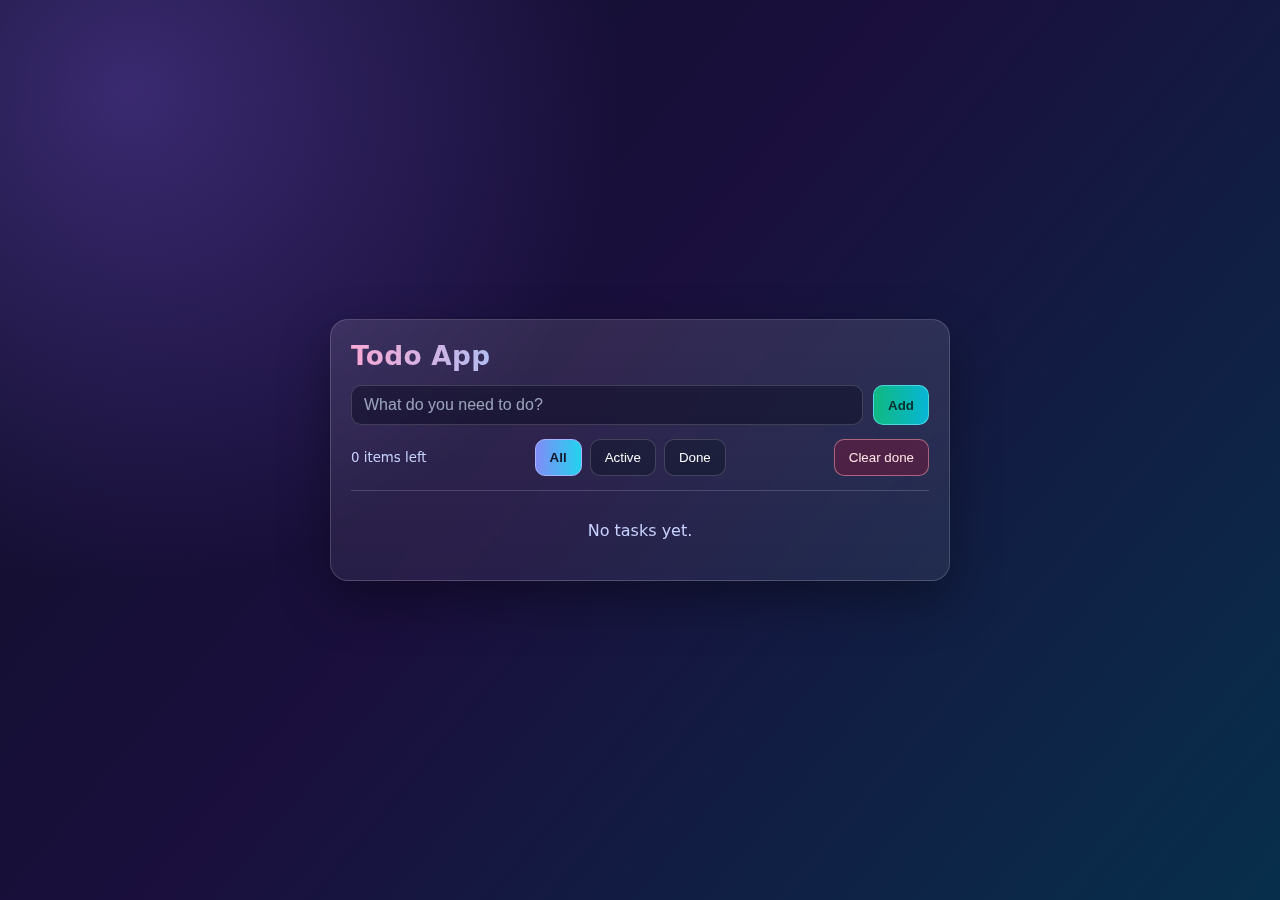
<file: todo.html>
<!doctype html>
<html lang="en">
<head>
	<meta charset="utf-8" />
	<meta name="viewport" content="width=device-width, initial-scale=1" />
	<title>Simple Todo App</title>
	<style>
		:root {
			--bg1: #0f1029;
			--bg2: #1a0f3d;
			--bg3: #072f4b;
			--card: #ffffff14;
			--muted: #c7d2fe;
			--text: #f8fafc;
			--accent: #34d399;
			--accent-2: #22d3ee;
			--danger: #fb7185;
			--border: #ffffff2b;
		}

		* {
			box-sizing: border-box;
		}

		body {
			margin: 0;
			min-height: 100vh;
			font-family: system-ui, -apple-system, Segoe UI, Roboto, Helvetica, Arial, sans-serif;
			background: radial-gradient(circle at 10% 10%, #8b5cf655, transparent 35%),
				linear-gradient(130deg, var(--bg1), var(--bg2) 45%, var(--bg3));
			color: var(--text);
			display: grid;
			place-items: center;
			padding: 24px;
		}

		.app {
			width: 100%;
			max-width: 620px;
			background: linear-gradient(180deg, #ffffff1c, #ffffff10);
			backdrop-filter: blur(8px);
			border: 1px solid var(--border);
			border-radius: 18px;
			padding: 20px;
			box-shadow: 0 20px 50px rgba(0, 0, 0, 0.35);
		}

		h1 {
			margin: 0 0 14px;
			font-size: 1.65rem;
			letter-spacing: 0.3px;
			background: linear-gradient(90deg, #f9a8d4, #93c5fd 35%, #67e8f9 70%, #86efac);
			-webkit-background-clip: text;
			background-clip: text;
			color: transparent;
		}

		form {
			display: grid;
			grid-template-columns: 1fr auto;
			gap: 10px;
			margin-bottom: 14px;
		}

		input[type="text"] {
			width: 100%;
			border: 1px solid var(--border);
			background: #02061766;
			color: var(--text);
			border-radius: 10px;
			padding: 10px 12px;
			font-size: 1rem;
		}

		input[type="text"]::placeholder {
			color: #dbeafea8;
		}

		button {
			border: 1px solid var(--border);
			border-radius: 10px;
			padding: 10px 14px;
			color: var(--text);
			background: #0f172a80;
			cursor: pointer;
			transition: transform 140ms ease, filter 140ms ease, background-color 140ms ease;
		}

		button:hover {
			filter: brightness(1.08);
			transform: translateY(-1px);
		}

		.primary {
			background: linear-gradient(90deg, #10b981, #06b6d4);
			border-color: #67e8f9aa;
			color: #042f2e;
			font-weight: 700;
		}

		.controls {
			display: flex;
			justify-content: space-between;
			align-items: center;
			gap: 12px;
			margin-bottom: 14px;
			flex-wrap: wrap;
		}

		.filters {
			display: flex;
			gap: 8px;
		}

		.filters button.active {
			background: linear-gradient(90deg, #818cf8, #22d3ee);
			border-color: #a5b4fc;
			color: #111827;
			font-weight: 700;
		}

		ul {
			list-style: none;
			margin: 0;
			padding: 0;
			border-top: 1px solid var(--border);
		}

		li {
			position: relative;
			overflow: hidden;
			display: grid;
			grid-template-columns: auto 1fr auto;
			align-items: center;
			gap: 10px;
			padding: 10px 0;
			border-bottom: 1px solid var(--border);
		}

		li input[type="checkbox"] {
			accent-color: #14b8a6;
			width: 18px;
			height: 18px;
		}

		.todo-text {
			overflow-wrap: anywhere;
			transition: transform 180ms ease;
		}

		.done .todo-text {
			color: var(--muted);
			text-decoration: line-through;
		}

		.celebrate {
			animation: pulse-done 550ms ease;
		}

		.celebrate::after {
			content: "✨ 🎉 ✨";
			position: absolute;
			right: 64px;
			top: 50%;
			transform: translateY(-50%) scale(0.5);
			opacity: 0;
			pointer-events: none;
			animation: spark-pop 750ms ease-out;
		}

		@keyframes pulse-done {
			0% {
				transform: scale(1);
				background: transparent;
			}
			35% {
				transform: scale(1.02);
				background: #34d3992a;
			}
			100% {
				transform: scale(1);
				background: transparent;
			}
		}

		@keyframes spark-pop {
			0% {
				opacity: 0;
				transform: translateY(-50%) scale(0.5) rotate(-10deg);
			}
			30% {
				opacity: 1;
				transform: translateY(-90%) scale(1.05) rotate(6deg);
			}
			100% {
				opacity: 0;
				transform: translateY(-150%) scale(1.1) rotate(12deg);
			}
		}

		.danger {
			background: #88133766;
			border-color: #fda4af88;
			color: #ffe4e6;
		}

		.empty {
			color: var(--muted);
			text-align: center;
			padding: 14px 0 4px;
		}

		small {
			color: var(--muted);
		}
	</style>
</head>
<body>
	<main class="app">
		<h1>Todo App</h1>

		<form id="todo-form">
			<input id="todo-input" type="text" placeholder="What do you need to do?" autocomplete="off" />
			<button class="primary" type="submit">Add</button>
		</form>

		<div class="controls">
			<small id="items-left">0 items left</small>
			<div class="filters" id="filters">
				<button type="button" data-filter="all" class="active">All</button>
				<button type="button" data-filter="active">Active</button>
				<button type="button" data-filter="done">Done</button>
			</div>
			<button id="clear-done" type="button" class="danger">Clear done</button>
		</div>

		<ul id="todo-list"></ul>
		<p id="empty-state" class="empty">No tasks yet.</p>
	</main>

	<script>
		const STORAGE_KEY = "vanilla-todo-items";

		const form = document.getElementById("todo-form");
		const input = document.getElementById("todo-input");
		const list = document.getElementById("todo-list");
		const itemsLeft = document.getElementById("items-left");
		const filters = document.getElementById("filters");
		const clearDoneButton = document.getElementById("clear-done");
		const emptyState = document.getElementById("empty-state");

		let todos = loadTodos();
		let currentFilter = "all";
		let celebratedTodoId = null;

		function loadTodos() {
			try {
				const saved = localStorage.getItem(STORAGE_KEY);
				return saved ? JSON.parse(saved) : [];
			} catch {
				return [];
			}
		}

		function saveTodos() {
			localStorage.setItem(STORAGE_KEY, JSON.stringify(todos));
		}

		function addTodo(text) {
			todos.unshift({
				id: crypto.randomUUID(),
				text,
				done: false
			});
			saveTodos();
			render();
		}

		function toggleTodo(id) {
			todos = todos.map((todo) => {
				if (todo.id !== id) return todo;
				const nowDone = !todo.done;
				if (nowDone) celebratedTodoId = id;
				return { ...todo, done: nowDone };
			});
			saveTodos();
			render();
		}

		function deleteTodo(id) {
			todos = todos.filter((todo) => todo.id !== id);
			saveTodos();
			render();
		}

		function clearDone() {
			todos = todos.filter((todo) => !todo.done);
			saveTodos();
			render();
		}

		function getVisibleTodos() {
			if (currentFilter === "active") {
				return todos.filter((todo) => !todo.done);
			}
			if (currentFilter === "done") {
				return todos.filter((todo) => todo.done);
			}
			return todos;
		}

		function updateFooter() {
			const activeCount = todos.filter((todo) => !todo.done).length;
			itemsLeft.textContent = `${activeCount} item${activeCount === 1 ? "" : "s"} left`;
			emptyState.style.display = getVisibleTodos().length === 0 ? "block" : "none";
		}

		function render() {
			list.innerHTML = "";
			const visibleTodos = getVisibleTodos();

			for (const todo of visibleTodos) {
				const li = document.createElement("li");
				if (todo.done) li.classList.add("done");
				if (todo.id === celebratedTodoId) li.classList.add("celebrate");

				const checkbox = document.createElement("input");
				checkbox.type = "checkbox";
				checkbox.checked = todo.done;
				checkbox.setAttribute("aria-label", `Mark \"${todo.text}\" as done`);
				checkbox.addEventListener("change", () => toggleTodo(todo.id));

				const span = document.createElement("span");
				span.className = "todo-text";
				span.textContent = todo.text;

				const removeButton = document.createElement("button");
				removeButton.className = "danger";
				removeButton.type = "button";
				removeButton.textContent = "Delete";
				removeButton.addEventListener("click", () => deleteTodo(todo.id));

				li.append(checkbox, span, removeButton);
				list.appendChild(li);
			}

			if (celebratedTodoId) {
				setTimeout(() => {
					celebratedTodoId = null;
				}, 800);
			}

			updateFooter();
		}

		form.addEventListener("submit", (event) => {
			event.preventDefault();
			const text = input.value.trim();
			if (!text) return;

			addTodo(text);
			input.value = "";
			input.focus();
		});

		filters.addEventListener("click", (event) => {
			const button = event.target.closest("button[data-filter]");
			if (!button) return;

			currentFilter = button.dataset.filter;
			for (const btn of filters.querySelectorAll("button")) {
				btn.classList.toggle("active", btn === button);
			}
			render();
		});

		clearDoneButton.addEventListener("click", clearDone);

		render();
	</script>
</body>
</html>
</file>
<file: css/styles.css>
@import url('https://fonts.googleapis.com/css2?family=Inter:wght@300;400;600;700&display=swap');

:root {
	--accent: #FFB4A2;        /* pastel coral */
	--accent-dark: #FF8A65;   /* slightly deeper */
	--primary: #C7CEEA;       /* pastel lavender */
	--secondary: #BDE7D8;     /* pastel mint */
	--muted: #7D8A93;         /* soft gray */
	--bg: #FBF8FF;            /* very pale lavender */
	--text: #334155;          /* deep slate */
	--surface: #FFFFFF;       /* card surface */
}

/* Base typography and colors */
body {
	font-family: 'Inter', Poppins, -apple-system, BlinkMacSystemFont, 'Segoe UI', sans-serif;
	color: var(--text);
	background: var(--bg);
	line-height: 1.7;
	font-size: 16px;
}

/* Header tweaks */
header {
	background: linear-gradient(135deg, var(--primary) 0%, #DDE9FF 100%);
	color: #fff;
	padding: 44px 20px;
}

header h1 {
	color: #ffffff;
	font-weight: 700;
	letter-spacing: -0.4px;
	font-size: 2.4rem;
}

header p {
	color: rgba(255,255,255,0.95);
	font-weight: 300;
}

/* Navigation */
nav a {
	color: var(--text);
	transition: color 0.18s ease, transform 0.18s ease;
}

nav a:hover {
	color: var(--accent-dark);
	transform: translateY(-1px);
}

/* Links */
a {
	color: var(--accent);
}

/* Buttons */
button, #gameStartButton, #gameRestartButton {
	font-family: inherit;
	background: linear-gradient(90deg,var(--accent),var(--primary));
	color: #fff;
	border: none;
	padding: 8px 14px;
	border-radius: 12px;
	cursor: pointer;
	box-shadow: 0 8px 20px rgba(167,142,226,0.12);
}

button:hover, #gameStartButton:hover, #gameRestartButton:hover {
	opacity: 0.98;
	transform: translateY(-1px);
}

/* Sections */
.section {
	background: var(--surface);
	border-radius: 12px;
	padding: 28px;
	box-shadow: 0 6px 18px rgba(30,41,59,0.04);
}

/* Utility */
.muted {
	color: var(--muted);
}

/* Page-specific demo styles (applies when <body class="demo">) */
body.demo {
	max-width: 800px;
	margin: 0 auto;
	padding: 20px;
	background-color: var(--bg);
	color: var(--text);
}

body.demo header {
	text-align: center;
	padding: 22px;
	border-radius: 10px;
}

body.demo .content {
	background-color: var(--surface);
	padding: 22px;
	margin-top: 20px;
	border-radius: 12px;
	box-shadow: 0 6px 18px rgba(51,65,85,0.04);
}

body.demo img {
	display: block;
	margin: 20px auto;
	border-radius: 10px;
}

body.demo footer {
	text-align: center;
	margin-top: 20px;
	color: var(--muted);
}

body.demo a { color: var(--accent); }
</file>
<file: css/about-me.css>
/* Page-specific style for the about-me page */
body.demo header {
	text-align: center;
	padding: 28px 20px;
}

body.demo header h1 {
	font-size: 2rem;
	margin-bottom: 6px;
	color: #102a43;
}

body.demo header p {
	color: rgba(16,42,67,0.7);
}

.container {
	max-width: 900px;
	margin: 28px auto;
	padding: 0 18px;
}

.section h2 {
	color: #102a43;
	margin-bottom: 8px;
}

.section p, .section li {
	color: #334155;
}

.section ul {
	margin-left: 18px;
}

footer.demo {
	text-align: center;
	padding: 20px 0;
	color: rgba(51,65,85,0.6);
}

@media (min-width: 720px) {
	body.demo header h1 { font-size: 2.4rem; }
	.section { padding: 32px; }
}

/* Modern page styles */
.site-header {
	background: transparent;
	padding: 14px 18px;
	border-bottom: 1px solid rgba(16,42,67,0.04);
}
.site-header .wrap { display:flex; align-items:center; gap:16px; max-width:1100px; margin:0 auto; }
.brand { font-weight:700; color:var(--text); text-decoration:none; font-size:1.05rem; }
.top-nav { margin-left: auto; display:flex; gap:12px; }
.top-nav a { color:var(--muted); text-decoration:none; padding:8px 10px; border-radius:8px; }
.top-nav a[aria-current]{ color:var(--text); background:rgba(167,142,226,0.06); }
.actions { margin-left:8px; }
#themeToggle { background:transparent; border:none; font-size:18px; cursor:pointer; }

.hero-inner { display:flex; gap:28px; align-items:center; flex-wrap:wrap; }
.hero-text { flex:1 1 420px; }
.hero-media { width:160px; display:flex; align-items:center; justify-content:center; }
.avatar { width:140px; height:140px; border-radius:50%; background:linear-gradient(135deg,var(--accent),var(--primary)); display:flex; align-items:center; justify-content:center; color:white; font-weight:700; font-size:2rem; box-shadow:0 10px 30px rgba(16,42,67,0.08); }
.lead { font-size:1.05rem; margin:8px 0 10px; color:var(--text); }
.cta { margin-top:14px; display:flex; gap:10px; }
.btn { display:inline-block; padding:9px 14px; border-radius:12px; text-decoration:none; background:linear-gradient(90deg,var(--accent),var(--primary)); color:#fff; box-shadow:0 8px 20px rgba(167,142,226,0.12); }
.btn.ghost { background:transparent; color:var(--text); border:1px solid rgba(16,42,67,0.06); }

.grid { display:grid; gap:16px; }
.cards { grid-template-columns: repeat(auto-fit,minmax(220px,1fr)); }
.card { background:var(--surface); padding:18px; border-radius:12px; box-shadow:0 8px 20px rgba(16,42,67,0.04); transition:transform 180ms ease, box-shadow 180ms ease; }
.card:hover { transform:translateY(-6px); box-shadow:0 18px 40px rgba(16,42,67,0.08); }

.artists { grid-template-columns: repeat(auto-fit,minmax(220px,1fr)); align-items:center; }
.artist-card { display:flex; gap:12px; align-items:center; background:var(--surface); padding:12px; border-radius:10px; box-shadow:0 6px 18px rgba(16,42,67,0.04); }
.artist-thumb { width:56px; height:56px; border-radius:8px; background:linear-gradient(135deg,var(--secondary),var(--primary)); display:flex; align-items:center; justify-content:center; color:#073B4C; font-weight:700; }

.site-footer { border-top:1px solid rgba(16,42,67,0.04); padding:18px 0; margin-top:28px; }

/* Theme support scoped to this page */
body.demo[data-theme="dark"] { background: #0f1724; color: #e6eef8; }
body.demo[data-theme="dark"] .section { background:#0b1220; box-shadow:none; border:1px solid rgba(255,255,255,0.03); }
body.demo[data-theme="dark"] .muted { color: rgba(230,238,248,0.65); }
body.demo[data-theme="dark"] .brand, body.demo[data-theme="dark"] .top-nav a { color: rgba(230,238,248,0.9); }
body.demo[data-theme="dark"] .avatar { box-shadow:0 8px 24px rgba(2,6,23,0.6); }

@media (max-width: 720px) {
	.hero-media { width:120px; }
	.avatar { width:110px; height:110px; font-size:1.5rem; }
	.wrap { padding:0 12px; }
}
</file>
